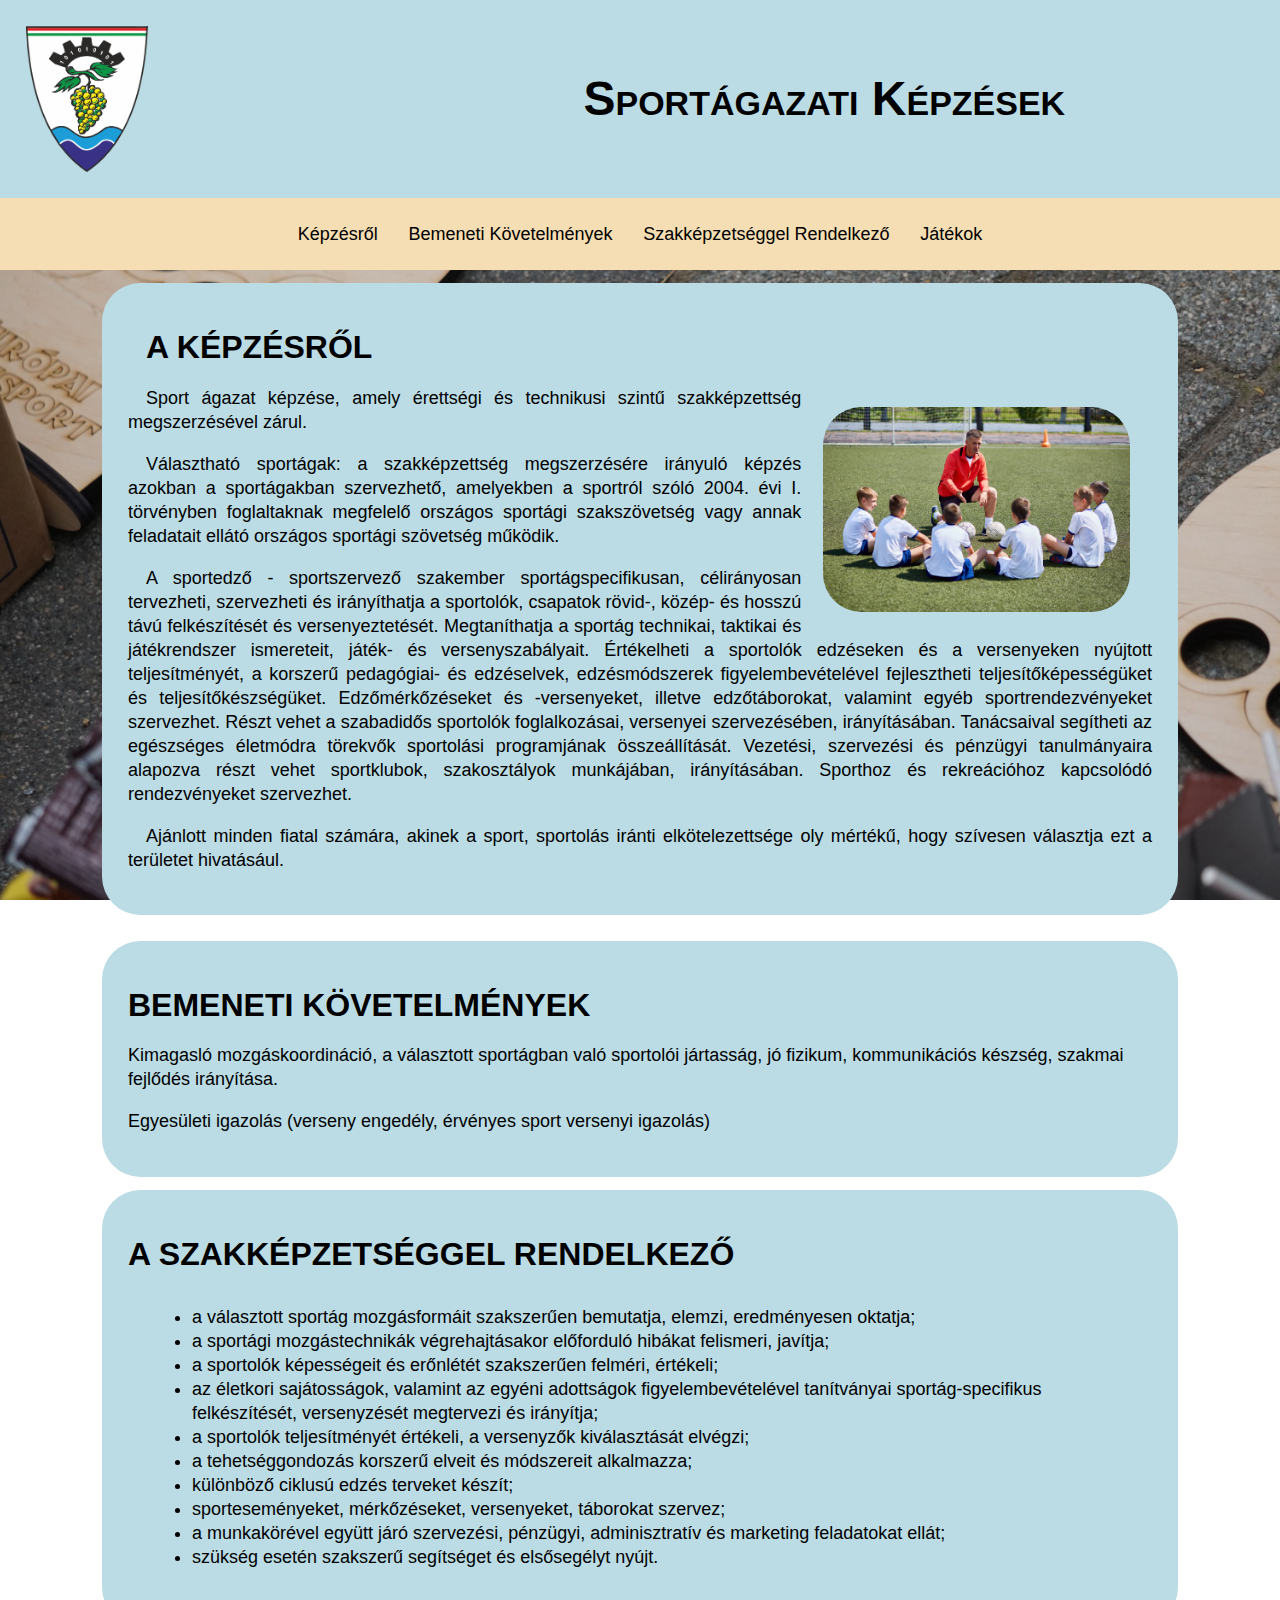
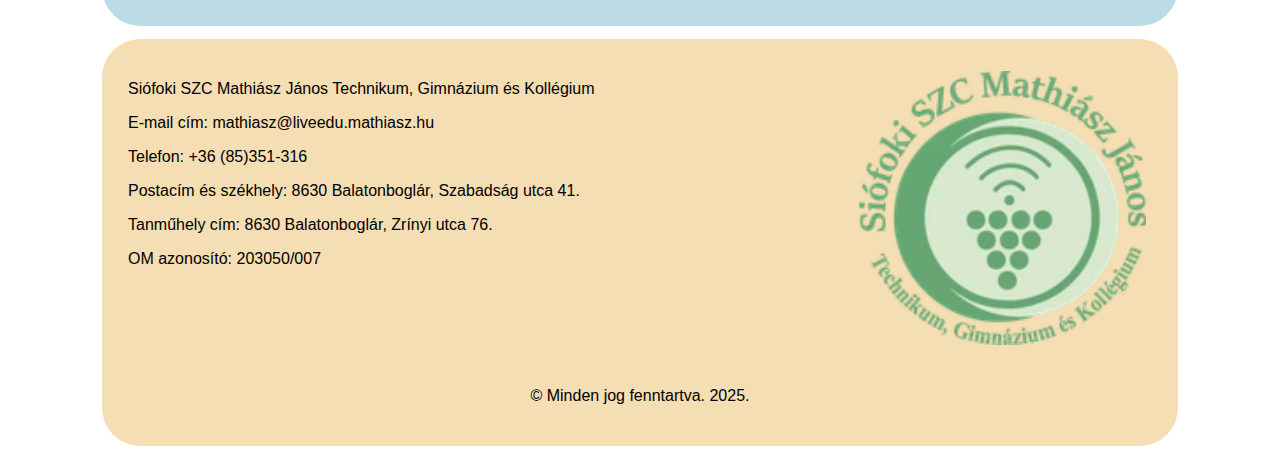
<file: HTML/index.html>
<!DOCTYPE html>
<html lang="hu">
  <head>
    <meta charset="UTF-8" />
    <meta http-equiv="X-UA-Compatible" content="IE=edge" />
    <meta name="viewport" content="width=device-width, initial-scale=1.0" />
    <link rel="stylesheet" href="../CSS/style.css" />
    <title>Mathiász Nap</title>
  </head>

  <body>
    <header>
      <img src="../kepek/headerlogo.png" alt="Régi logó" id="headerlogo" />
      <h1>Sportágazati Képzések</h1>
    </header>

    <main>
      <nav class="navbar">
        <ul class="nav-menu">
          <li><a href="#sportedzo">Képzésről</a></li>
          <li><a href="#kompetencia">Bemeneti Követelmények</a></li>
          <li><a href="#szakkepzetseg">Szakképzetséggel Rendelkező</a></li>
          <div class="dropdown">
            <button class="dropbtn">
              Játékok
              <i class="fa fa-caret-down"></i>
            </button>
            <div class="dropdown-content">
              <a href="memoria.html" target="_blank">Memória játék</a>
              <a href="parosito.html" target="_blank">Párosító</a>
            </div>
          </div>
        </ul>
      </nav>

      <section class="elsoSzekcio">
        <article id="sport">
          <h2 id="sportedzo">A képzésről</h2>
          <img
            src="../kepek/fooldalKep.jpg"
            alt="Sportedzői képzés"
            title="Sportedzői képzés"
            id="foci"
          />
          <p>
            Sport ágazat képzése, amely érettségi és technikusi szintű
            szakképzettség megszerzésével zárul.
          </p>

          <p>
            Választható sportágak: a szakképzettség megszerzésére irányuló
            képzés azokban a sportágakban szervezhető, amelyekben a sportról
            szóló 2004. évi I. törvényben foglaltaknak megfelelő országos
            sportági szakszövetség vagy annak feladatait ellátó országos
            sportági szövetség működik.
          </p>

          <p>
            A sportedző - sportszervező szakember sportágspeciﬁkusan,
            célirányosan tervezheti, szervezheti és irányíthatja a sportolók,
            csapatok rövid-, közép- és hosszú távú felkészítését és
            versenyeztetését. Megtaníthatja a sportág technikai, taktikai és
            játékrendszer ismereteit, játék- és versenyszabályait. Értékelheti a
            sportolók edzéseken és a versenyeken nyújtott teljesítményét, a
            korszerű pedagógiai- és edzéselvek, edzésmódszerek
            ﬁgyelembevételével fejlesztheti teljesítőképességüket és
            teljesítőkészségüket. Edzőmérkőzéseket és -versenyeket, illetve
            edzőtáborokat, valamint egyéb sportrendezvényeket szervezhet. Részt
            vehet a szabadidős sportolók foglalkozásai, versenyei szervezésében,
            irányításában. Tanácsaival segítheti az egészséges életmódra
            törekvők sportolási programjának összeállítását. Vezetési,
            szervezési és pénzügyi tanulmányaira alapozva részt vehet
            sportklubok, szakosztályok munkájában, irányításában. Sporthoz és
            rekreációhoz kapcsolódó rendezvényeket szervezhet.
          </p>

          <p>
            Ajánlott minden fiatal számára, akinek a sport, sportolás iránti
            elkötelezettsége oly mértékű, hogy szívesen választja ezt a
            területet hivatásául.
          </p>
        </article>
      </section>
      <!--https://www.youtube.com/watch?v=xWdkt6KSirw-->
      <article>
        <h2 id="kompetencia">Bemeneti követelmények</h2>
        <p>
          Kimagasló mozgáskoordináció, a választott sportágban való sportolói
          jártasság, jó ﬁzikum, kommunikációs készség, szakmai fejlődés
          irányítása.
        </p>
        <p>
          Egyesületi igazolás (verseny engedély, érvényes sport versenyi
          igazolás)
        </p>
      </article>

      <article>
        <h2 id="szakkepzetseg">A Szakképzetséggel Rendelkező</h2>
        <ul class="Szak">
          <li>
            a választott sportág mozgásformáit szakszerűen bemutatja, elemzi,
            eredményesen oktatja;
          </li>
          <li>
            a sportági mozgástechnikák végrehajtásakor előforduló hibákat
            felismeri, javítja;
          </li>
          <li>
            a sportolók képességeit és erőnlétét szakszerűen felméri, értékeli;
          </li>
          <li>
            az életkori sajátosságok, valamint az egyéni adottságok
            ﬁgyelembevételével tanítványai sportág-speciﬁkus felkészítését,
            versenyzését megtervezi és irányítja;
          </li>
          <li>
            a sportolók teljesítményét értékeli, a versenyzők kiválasztását
            elvégzi;
          </li>
          <li>a tehetséggondozás korszerű elveit és módszereit alkalmazza;</li>
          <li>különböző ciklusú edzés terveket készít;</li>
          <li>
            sporteseményeket, mérkőzéseket, versenyeket, táborokat szervez;
          </li>
          <li>
            a munkakörével együtt járó szervezési, pénzügyi, adminisztratív és
            marketing feladatokat ellát;
          </li>
          <li>szükség esetén szakszerű segítséget és elsősegélyt nyújt.</li>
        </ul>
      </article>
    </main>

    <!-- https://www.youtube.com/watch?v=xWdkt6KSirw MEMÓRIAJÁTÉK -->

    <footer>
      <img
        src="../kepek/mathiaszLOGO.webp"
        alt="Siófoki SZC Mathiász János Technikum, Gimnázium és Kollégium"
        title="Siófoki SZC Mathiász János Technikum, Gimnázium és Kollégium"
        id="logo"
      />

      <p>Siófoki SZC Mathiász János Technikum, Gimnázium és Kollégium</p>
      <p>E-mail cím: mathiasz@liveedu.mathiasz.hu</p>
      <p>Telefon: +36 (85)351-316</p>
      <p>Postacím és székhely: 8630 Balatonboglár, Szabadság utca 41.</p>
      <p>Tanműhely cím: 8630 Balatonboglár, Zrínyi utca 76.</p>
      <p>OM azonosító: 203050/007</p>
      <p id="copyright">&copy; Minden jog fenntartva. 2025.</p>
    </footer>
  </body>
</html>
</file>
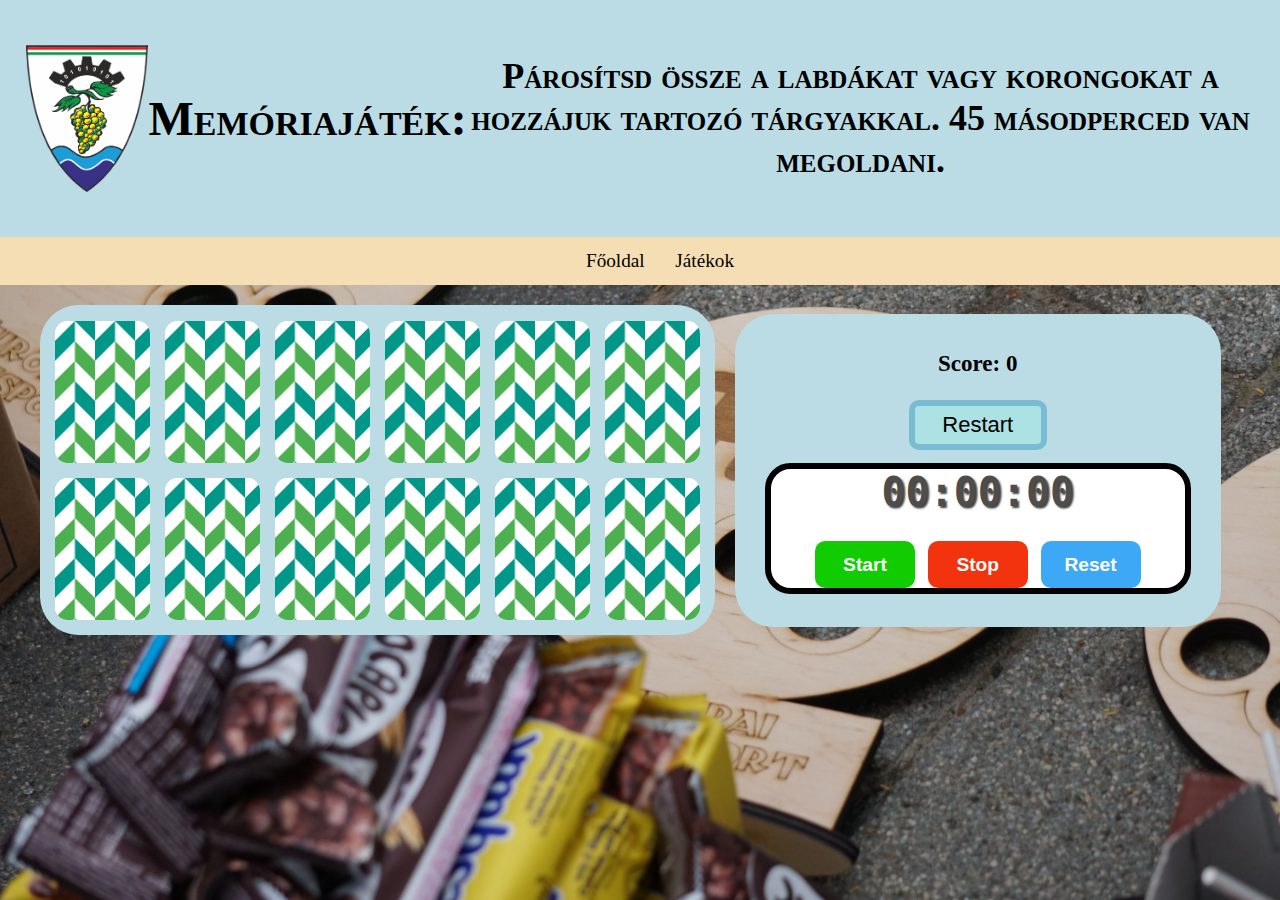
<file: memoria.html>
<!DOCTYPE html>
<html lang="hu">
  <head>
    <meta charset="UTF-8" />
    <meta name="viewport" content="width=device-width, initial-scale=1.0" />
    <title>Memóriajáték</title>
    <link rel="stylesheet" href="../CSS/stylemem.css" />
  </head>

  <body>
    <header>
      <img src="../kepek/headerlogo.png" alt="Régi logó" id="headerlogo" />
      <h1>Memóriajáték:</h1>
      <h2>
        Párosítsd össze a labdákat vagy korongokat a hozzájuk tartozó tárgyakkal. 45 másodperced van megoldani.
      </h2>
    </header>

    <main>
      <nav class="navbar">
        <ul class="nav-menu">
          <li><a href="index.html" target="_blank">Főoldal</a></li>
          <div class="dropdown">
            <button class="dropbtn">
              Játékok
              <i class="fa fa-caret-down"></i>
            </button>
            <div class="dropdown-content">
              <a href="parosito.html" target="_blank">Párosító</a>
            </div>
          </div>
        </ul>
      </nav>

      <article>
        <div class="grid-container"></div>

        <div class="actions">
          <p>Score: <span class="score"></span></p>
          <button type="button" onclick="restart()">Restart</button>
          <div id="container">
            <div id="display">00:00:00</div>
            <div id="controls">
              <button id="startBtn" onclick="start()" onclick="Reload()">
                Start
              </button>
              <button id="stopBtn" onclick="stop()">Stop</button>
              <button id="resetBtn" onclick="reset()">Reset</button>
            </div>
          </div>

          <article id="eredmeny"></article>
        </div>
      </article>
    </main>
    <script src="../JS_JSON/code.js"></script>
  </body>
</html>
</file>
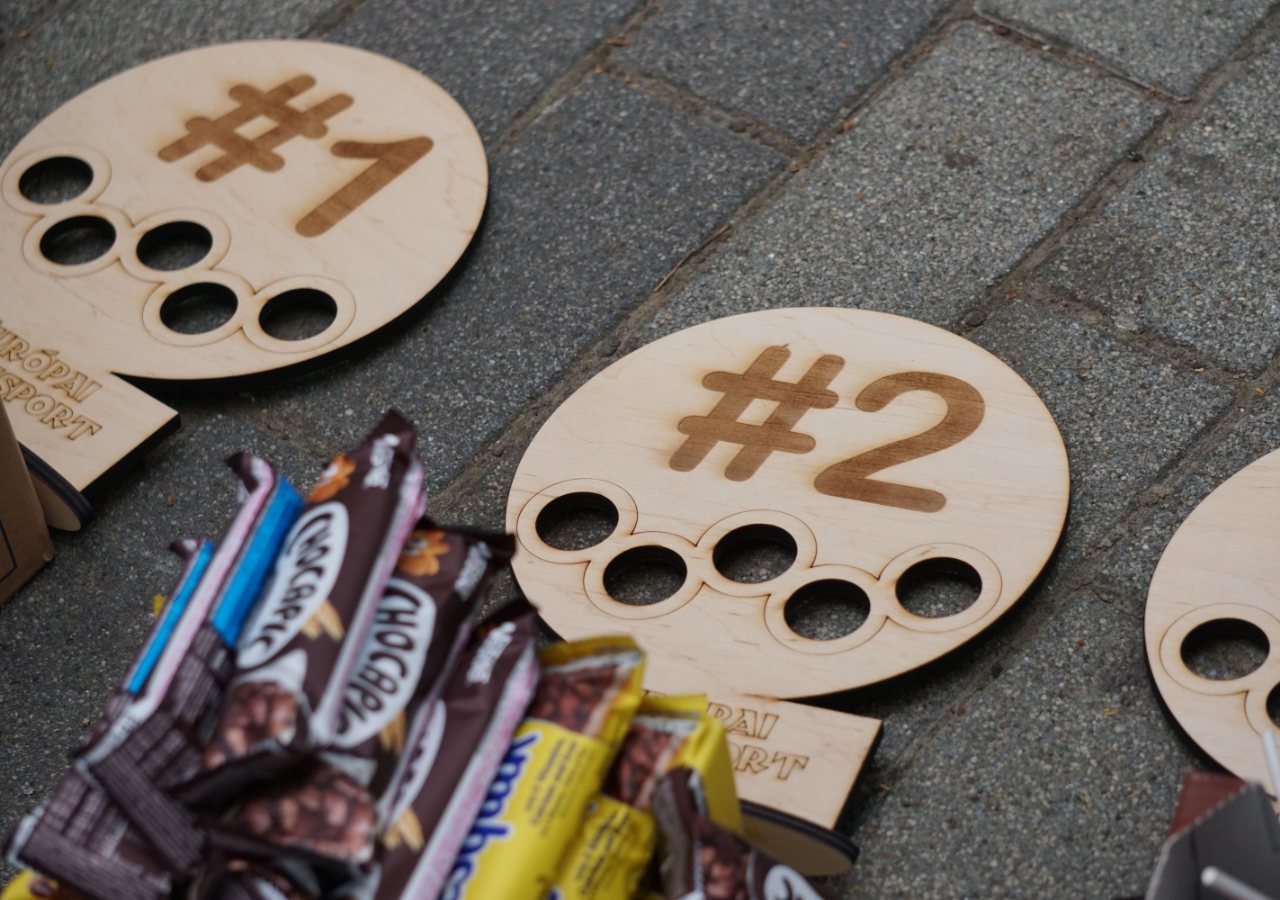
<file: parosito.html>
<!DOCTYPE html>
<html lang="hu">
<head>
    <meta charset="UTF-8">
    <meta name="viewport" content="width=device-width, initial-scale=1.0">
    <title>Párosítós játékok</title>
    <link rel="stylesheet" href="style.css">
</head>
<body>
    

    <script src="code.js"></script>
</body>
</html>
</file>
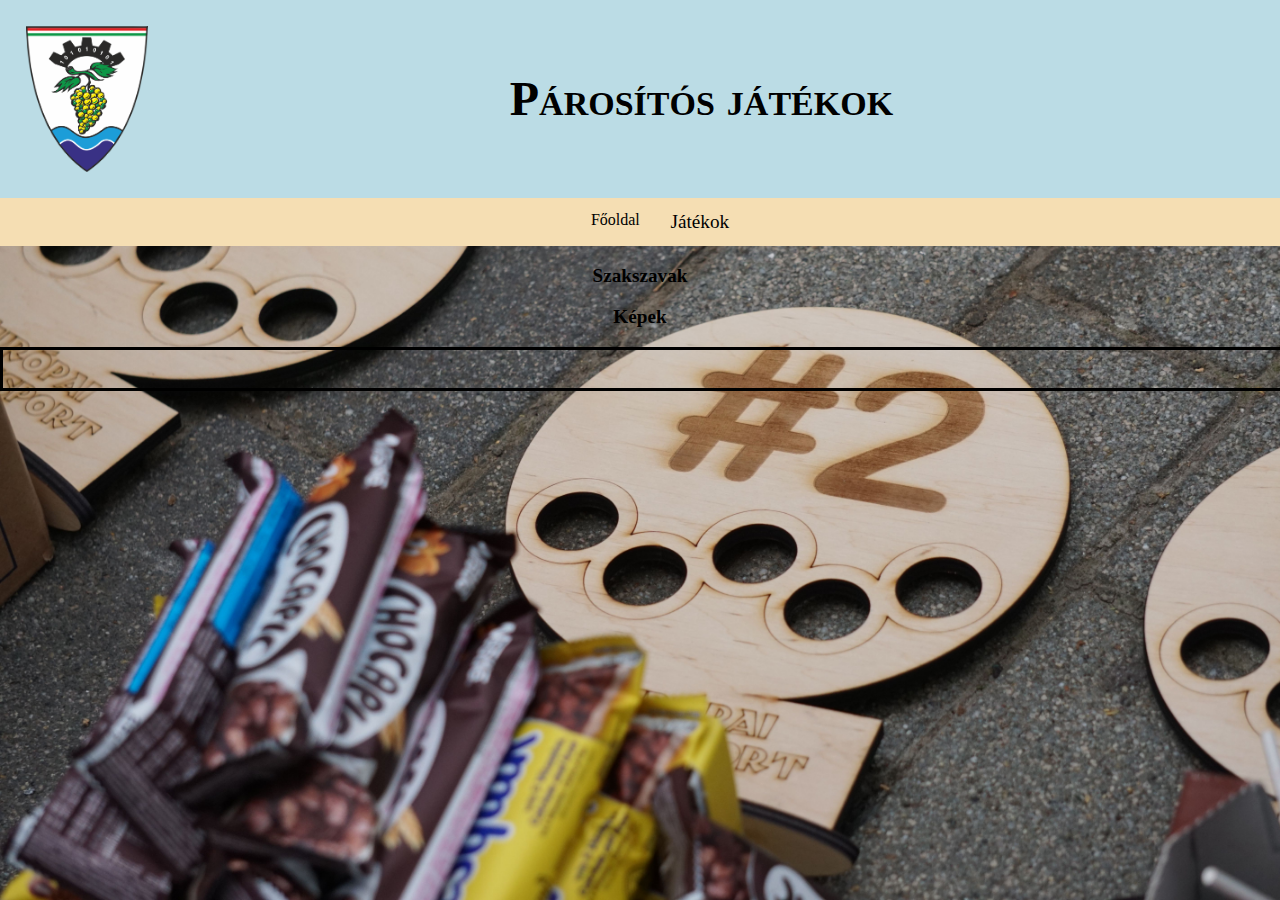
<file: HTML/parosito.html>
<!DOCTYPE html>
<html lang="hu">

<head>
  <meta charset="UTF-8" />
  <meta name="viewport" content="width=device-width, initial-scale=1.0" />
  <title>Párosítós játékok</title>
  <link rel="stylesheet" href="../CSS/styleMatch.css" />
</head>

<body>
  <header>
    <img src="../kepek/headerlogo.png" alt="Régi logó" id="headerlogo" />
    <h1>Párosítós játékok</h1>
  </header>
  <main>
    <nav class="navbar">
      <ul class="nav-menu">
        <li><a href="index.html" target="_blank">Főoldal</a></li>
        <div class="dropdown">
          <button class="dropbtn">Játékok
            <i class="fa fa-caret-down"></i>
          </button>
          <div class="dropdown-content">
            <a href="memoria.html" target="_blank">Memória Játék</a>
          </div>
        </div>
      </ul>
    </nav>

    <section>
      <article class="drag">
        <h3>Szakszavak</h3>
        <article class="dragZone"></article>
      </article>
      
      <article class="drop">
        <h3>Képek</h3>
        <article class="dropZone"></article>
      </article>
    </section>
  </main>

  <script src="../JS_JSON/matchCode.js""></script>
</body>

</html>
</file>
<file: CSS/style.css>
body {
  margin: 0;
  background-color: white;
  font-family: "Gill Sans", "Gill Sans MT", Calibri, "Trebuchet MS", sans-serif;
  background-image: url("../kepek/possible_hatter.jpg");
  background-attachment: fixed;
  background-size: cover;
}

header {
  background-color: #bbdce5;
  text-align: center;
  padding: 2vw;
  font-variant: small-caps;
  font-weight: bolder;
  font-size: clamp(1.2rem, 2vw, 24px);
  display: flex;
  align-items: center;
  justify-content: space-between;
}

#headerlogo {
  display: block;
  float: right;
  width: 10%;
  padding-right: 20%;
}
#foci {
  width: 30%;
  display: block;
  margin: 1.7vw;
  border-radius: 3vw;
  float: right;
}
#logo {
  width: 28%;
  display: block;
  margin: right;
  float: right;
  margin: 0.5vw;
  border-radius: 3vw;
}

h1 {
  text-align: center;
  font-weight: 700;
  font-size: clamp(2rem, 4vw, 48px);
  flex-grow: 1;
}

h2 {
  text-transform: uppercase;
  font-size: clamp(1.3rem, 2.5vw, 32px);
}

footer {
  margin: 1vw auto;
  width: 80%;
  background-color: wheat;
  padding: 0%;
  border-radius: 3vw;
  padding: 2vw;
  font-size: clamp(0.9rem, 1.5vw, 16px);
}

.footerSzoveg {
  padding: 5vh 0vh 0vh 20vh;
}

#copyright {
  padding-top: 8vw;
  text-align: center;
}

article {
  background-color: #bbdce5;
  padding: 1.2vw;
  border-radius: 3vw;
  width: 80%;
  margin: 1vw auto;
  padding: 2vw;
  font-size: clamp(1rem, 1.5vw, 18px);
  line-height: clamp(1.5rem, 2vw, 24px);
}

ul {
  padding: 1vw;
}

.Szak {
  margin-left: 4vw;
}

.elsoSzekcio {
  display: flex;
  justify-content: space-around;
}

.navbar {
  background-color: wheat;
  padding: 0;
  font-size: clamp(1rem, 1.5vw, 18px);
}

.nav-menu {
  margin: 0;
  list-style: none;
  display: flex;
  justify-content: center;
  flex-wrap: wrap;
}

.nav-menu li {
  position: relative;
}

.nav-menu a {
  display: block;
  color: black;
  padding: 1vw 1.2vw;
  text-decoration: none;
  transition: background 0.3s;
}

.nav-menu a:hover {
  background-color: rgb(211, 192, 156);
}

#sport {
  text-align: justify;
  text-indent: 1em;
}

.dropdown {
  overflow: hidden;
}

.dropdown .dropbtn {
  font-size: clamp(1rem, 1.5vw, 18px);
  border: none;
  outline: none;
  color: black;
  padding: 1vw 1.2vw;
  background-color: inherit;
  font-family: inherit;
  margin: 0;
}

.navbar a:hover,
.dropdown:hover .dropbtn {
  background-color: rgb(211, 192, 156);
}

.dropdown-content {
  display: none;
  position: absolute;
  background-color: wheat;
  box-shadow: 0px 8px 16px 0px rgba(0, 0, 0, 0.2);
  z-index: 1;
}

.dropdown-content a {
  float: none;
  color: black;
  padding: 1vw 1.2vw;
  text-decoration: none;
  display: block;
  text-align: left;
}

.dropdown-content a:hover {
  background-color: #ddd;
}

.dropdown:hover .dropdown-content {
  display: block;
}

@media screen and (max-width: 830px) {
  .footerSzoveg {
    padding: 0;
  }
}

@media screen and (max-width: 700px) {
  .nav-menu {
    flex-direction: column;
    align-items: stretch;
  }

  .nav-menu li,
  .dropdown {
    width: 100%;
    text-align: center;
  }

  .dropdown-content {
    position: static;
  }
}

@media screen and (max-width: 550px) {
  #foci {
    float: none;
    width: 95%;
    display: block;
    margin: auto;
  }

  footer {
    display: flex;
    flex-direction: column;
    align-items: center;
    text-align: center;
    padding: 2vh;
  }

  #logo {
    float: none;
    width: 50%;
    margin: 10px auto;
    order: -1;
  }
}

@media screen and (max-width: 501px) {
  header {
    display: flex;
    flex-direction: column;
    align-items: center;
    justify-content: center;
    padding-top: 2vw;
  }

  #headerlogo {
    float: none;
    padding-right: 0;
    width: 15%;
    order: -1;
    margin-bottom: 10px;
  }

  h1 {
    padding-left: 0;
    text-align: center;
  }
}

@media screen and (max-width: 325px) {
  h2 {
    font-size: 1rem;
  }
}
</file>
<file: CSS/stylemem.css>
body {
  margin: 0%;
  min-height: 100vh;
  min-width: 100vw;
  background-image: url("../kepek/possible_hatter.jpg");
  background-attachment: fixed;
  background-size: cover;
  color: black;
}

header {
  background-color: #bbdce5;
  text-align: center;
  padding: 2vw;
  font-variant: small-caps;
  font-weight: bolder;
  font-size: clamp(1rem, 2vw, 24px);
  display: flex;
  align-items: center;
  justify-content: space-between;
}
article {
  display: flex;
  justify-content: center;
  align-items: center; 
  margin: 10px auto;
  max-width: 1200px;
}
#headerlogo {
  display: block;
  float: none;
  width: 10%;
  padding-right: 0%;
}

h1 {
  text-align: center;
  font-weight: 700;
  font-size: clamp(2rem, 4vw, 48px);
  flex-grow: 1;
}

p {
  text-align: center;
  font-size: clamp(1.2rem, 1.8vw, 24px);
  font-weight: bold;
}

.actions {
  margin: 1.5vw;
  background-color: #bbdce5;
  padding: 1vw;
  border-radius: 3vw;
  width: 50%;
  align-self: flex-start;
}

button {
  display: block;
  margin: 1vw auto;
  background-color: rgb(173, 226, 228);
  border: rgb(122, 187, 212) solid 6px;
  border-radius: 10px;
  padding: 0.5vw;
  font-size: clamp(1.1rem, 1.8vw, 22px);
  width: 30%;
  max-width: 250px;
}

.grid-container {
  display: grid;
  justify-content: center;
  grid-gap: 1.2vw;
  grid-template-columns: repeat(6, 1fr);
  grid-template-rows: auto;
  margin: 0;
  background-color: #bbdce5;
  padding: 1.2vw;
  border-radius: 3vw;
  width: 70%;
  max-width: 800px;
}

.card {
  height: auto;
  width: 100%;
  padding-bottom: 150%;
  border-radius: 1vw;
  background-color: white;
  position: relative;
  transform-style: preserve-3d;
  transition: all 0.5s ease-in-out;
}

.front-image {
  width: 80%;
  height: 80%;
  object-fit: contain;
}

.card.flipped {
  transform: rotateY(180deg);
}

.front,
.back {
  backface-visibility: hidden;
  position: absolute;
  border-radius: 1vw;
  top: 0;
  left: 0;
  height: 100%;
  width: 100%;
}

.card .front {
  position: absolute;
  top: 0;
  left: 0;
  height: 100%;
  width: 100%;
  display: flex;
  justify-content: center;
  align-items: center;
  transform: rotateY(180deg);
}

.card .back {
  background-image: url("data:image/svg+xml,%3Csvg id='patternId' width='100%25' height='100%25' xmlns='http://www.w3.org/2000/svg'%3E%3Cdefs%3E%3Cpattern id='a' patternUnits='userSpaceOnUse' width='20' height='40' patternTransform='scale(2)%20rotate(0)'%3E%3Crect x='0' y='0' width='100%25' height='100%25' fill='%23ffffffff'/%3E%3Cpath d='M10-10V0l10%2010V0L10-10zm0%2010L0%2010v10l10-10V0zm0%2030v10l10%2010V40L10%2030z' stroke-width='1' stroke='none' fill='%23009688ff'/%3E%3Cpath d='M10%2010l10%2010v10L10%2020zm0%2010L0%2030v10l10-10z' stroke-width='1' stroke='none' fill='%234caf50ff'/%3E%3C/pattern%3E%3C/defs%3E%3Crect width='800%25' height='800%25' transform='translate(0,0)' fill='url(%23a)'/%3E%3C/svg%3E");
  background-position: center center;
  background-size: cover;
  backface-visibility: hidden;
}

.navbar {
  background-color: wheat;
  padding: 0;
  font-size: clamp(1rem, 1.5vw, 20px);
}

.nav-menu {
  margin: 0;
  list-style: none;
  display: flex;
  justify-content: center;
}

.nav-menu li {
  position: relative;
}

.nav-menu a {
  display: block;
  color: black;
  padding: 1vw 1.2vw;
  text-decoration: none;
  transition: background 0.3s;
}

.nav-menu a:hover {
  background-color: rgb(211, 192, 156);
}

.dropdown {
  overflow: hidden;
}

.dropdown .dropbtn {
  font-size: clamp(1rem, 1.5vw, 20px);
  border: none;
  outline: none;
  color: black;
  padding: 1vw 1.2vw;
  background-color: inherit;
  font-family: inherit;
  margin: 0;
  display: block;
  width: 100%;
  border-radius: 0;
}

.navbar a:hover,
.dropdown:hover .dropbtn {
  background-color: rgb(211, 192, 156);
}

.dropdown-content {
  display: none;
  position: absolute;
  background-color: wheat;
  box-shadow: 0px 8px 16px 0px rgba(0, 0, 0, 0.2);
  z-index: 1;
}

.dropdown-content a {
  float: none;
  color: black;
  padding: 1vw 1.2vw;
  text-decoration: none;
  display: block;
  text-align: left;
}

.dropdown-content a:hover {
  background-color: #ddd;
}

.dropdown:hover .dropdown-content {
  display: block;
}

#myH1 {
  font-size: 4rem;
  font-family: "Arial", sans-serif;
  color: hsl(0, 0%, 25%);
}
#container {
  display: block;
  margin: auto;
  width: 90%;
  max-width: 450px;
  text-align: center;
  border: 0.5vw solid black;
  border-radius: 2vw;
  background-color: white;
}
#display {
  font-size: clamp(2rem, 5vw, 2.5rem);
  font-family: monospace;
  font-weight: bold;
  color: hsl(0, 0%, 30%);
  text-shadow: 2px 2px 2px hsla(0, 0%, 0%, 0.75);
  margin-bottom: 2vw;
}

#controls {
  display: flex;
  justify-content: center;
  gap: 1vw;
  width: 100%;
}

#controls button {
  display: block;
  text-align: center;
  font-size: clamp(1rem, 1.5vw, 1.5rem);
  font-weight: bold;
  padding: 1vw;
  flex: 1;
  max-width: 100px;
  margin: 0;
  border: none;
  border-radius: 10px;
  cursor: pointer;
  color: white;
  transition: background-color 0.5s ease;
}
#startBtn {
  background-color: hsl(115, 100%, 40%);
  width: 30%;
}
#startBtn:hover {
  background-color: hsl(115, 100%, 30%);
}
#stopBtn {
  background-color: hsl(10, 90%, 50%);
  width: 30%;
}
#stopBtn:hover {
  background-color: hsl(10, 90%, 40%);
}
#resetBtn {
  background-color: hsl(205, 90%, 60%);
  width: 30%;
}
#resetBtn:hover {
  background-color: hsl(205, 90%, 50%);
}

#startBtn,
#stopBtn,
#resetBtn {
  width: auto;
}

#eredmeny {
  color: red;
  font-weight: bolder;
  text-align: center;
  font-size: 2rem;
}

@media screen and (max-width: 1050px) {
  .grid-container {
    grid-template-columns: repeat(5, 1fr);
  }
}

@media screen and (max-width: 970px) {
  #display {
    font-size: clamp(2rem, 2vw, 2rem);
  }

  .actions button {
    width: 60%;
  }
}

@media screen and (max-width: 850px) {
  .grid-container {
    grid-template-columns: repeat(4, 1fr);
    width: 80%;
  }
}

@media screen and (max-width: 710px) {
  #controls button {
    font-size: clamp(0.8rem, 1.2vw, 1.2rem);
    padding: 0.5vw 0.5vw;
  }

  #display {
    font-size: clamp(1.6rem, 2vw, 2rem);
  }
}

@media screen and (max-width: 650px) {
  .grid-container {
    grid-template-columns: repeat(3, 1fr);
    width: 90%;
  }
  
  .actions {
      width: 40%;
  }
}

@media screen and (max-width: 550px) {
  #container {
    max-width: 90%;
  }

  #controls {
    flex-direction: column;
    gap: 0.5rem;
  }

  #controls button {
    width: 80%;
    max-width: none;
    margin: 0.2rem auto;
  }

  #display {
    font-size: clamp(1.2rem, 2vw, 2rem);
  }

  .actions button {
    width: 90%;
    max-width: none;
    padding: 1vw;
  }

  #controls button {
    width: 80%;
    max-width: none;
    margin: 0.2rem auto;
  }
}

@media screen and (max-width: 501px) {
  header {
    display: flex;
    flex-direction: column;
    align-items: center;
    justify-content: center;
    padding-top: 2vw;
  }

  #headerlogo {
    float: none;
    padding-right: 0;
    width: 15%;
    order: -1;
    margin-bottom: 10px;
  }

  h1 {
    padding-left: 0;
    text-align: center;
  }
}

@media screen and (max-width: 430px) {
  #display {
    font-size: clamp(0.9rem, 2vw, 2rem);
  }

  article {
    flex-direction: column;
    align-items: center;
  }

  article .grid-container,
  article .actions {
    width: 95%;
    max-width: none;
    margin: 5px auto;
  }

  .grid-container {
    grid-template-columns: repeat(2, 1fr);
    width: 95%; 
    grid-gap: 10px;
    padding: 10px;
  }

  .actions {
      width: 95%;
  }
}
</file>
<file: style.css>
body {
    margin: 0;
    background-color:white;
    font-family: 'Gill Sans', 'Gill Sans MT', Calibri, 'Trebuchet MS', sans-serif;
    background-image: url(kepek/possible_hatter.jpg);
    background-repeat: no-repeat;
    background-attachment: fixed;
    background-size: cover;
}



header {
    background-color: #BBDCE5;
    text-align: center;
    padding: 2vw;
    font-variant: small-caps;
    font-weight: bolder;
    font-size: 2vw;
}

#headerlogo{
    display: block;
    float: right;
    width: 10%;
    padding-right: 20%;
}
#foci{
        width: 30%;
    display: block;
    margin: right;
    float: right;
    margin: 0.5vw;
    border-radius: 3vw;
}
#logo{
    width: 30%;
    display: block;
    margin: right;
    float: right;
    margin: 0.5vw;
    border-radius: 3vw;
}
h1{
    padding-left: 20%;
}

h2 {
    text-transform: uppercase;
}

#lab{
       list-style-type: none;
}
footer{
    margin: 1vw auto;
    width: 80%;
    background-color: wheat;
    text-align: center;
    border-radius: 3vw;
    padding: 2vw; 
    font-size: 1.5vw;
}
#logo{
    display: block;
    margin: auto;
    width: 15%;
}

article{
    background-color: #BBDCE5;
    padding: 1.2vw;
    border-radius: 3vw;
    width: 80%;
    margin: 1vw auto;
    padding: 2vw;
    font-size: 1.5vw;
    line-height: 2vw;
}

ul {
    padding: 2vw;
}

.elsoSzekcio {
    display: flex;
    justify-content: space-around;
}

  
.navbar {
    background-color:wheat;
    padding:  0;
    font-size: 1.5vw;
  }
  
.nav-menu {
    margin: 0;
    list-style: none;
    display: flex;
    justify-content: center;
  }
  
.nav-menu li {
    position: relative;
}
  
.nav-menu a {
    display: block;
    color: black;
    padding: 1vw 1.2vw;
    text-decoration: none;
    transition: background 0.3s;
}
  
.nav-menu a:hover {
    background-color: rgb(211, 192, 156);
  }
  
#sport{
    text-align: justify;
}

.dropdown {
  float: left;
  overflow: hidden;
}

.dropdown .dropbtn {
  font-size: 1.5vw;  
  border: none;
  outline: none;
  color: black;
  padding: 1vw 1.2vw;
  background-color: inherit;
  font-family: inherit;
  margin: 0;
}

.navbar a:hover, .dropdown:hover .dropbtn {
  background-color: rgb(211, 192, 156);
}

.dropdown-content {
  display: none;
  position: absolute;
  background-color:wheat;
  box-shadow: 0px 8px 16px 0px rgba(0,0,0,0.2);
  z-index: 1;
}

.dropdown-content a {
  float: none;
  color: black;
  padding: 1vw 1.2vw;
  text-decoration: none;
  display: block;
  text-align: left;
}

.dropdown-content a:hover {
  background-color: #ddd;
}

.dropdown:hover .dropdown-content {
  display: block;
}
</file>
<file: CSS/styleMatch.css>
body {
  margin: 0%;
  min-height: 100vh;
  background-image: url('../kepek/possible_hatter.jpg');
  background-attachment: fixed;
  background-size: cover;
  color: black;
}

header {
  background-color: #BBDCE5;
  text-align: center;
  padding: 2vw;
  font-variant: small-caps;
  font-weight: bolder;
  font-size: clamp(1.2rem, 2vw, 28px);
  display: flex;
  align-items: center;
  justify-content: space-between;
}

#headerlogo{
    display: block;
    float: none;
    width: 10%;
    padding-right: 0;
}

h1 {
  text-align: center;
  font-weight: 700;
  font-size: clamp(2rem, 4vw, 48px);
  flex-grow: 1;
}

h3 {
  font-size: clamp(18px, 1.5vw, 22px);
  text-align: center;
}

.navbar {
  background-color: wheat;
  padding: 0;
}

.nav-menu {
  margin: 0;
  list-style: none;
  display: flex;
  justify-content: center;
}

.nav-menu li {
  position: relative;
}

.nav-menu a {
  display: block;
  color: black;
  padding: 1vw 1.2vw;
  text-decoration: none;
  transition: background 0.3s;
}

.nav-menu a:hover {
  background-color: rgb(211, 192, 156);
}

.dropdown {
  overflow: hidden;
}

.dropdown .dropbtn {
  font-size: clamp(1rem, 1.5vw, 20px);
  border: none;
  outline: none;
  color: black;
  padding: 1vw 1.2vw;
  background-color: inherit;
  font-family: inherit;
  margin: 0;
}

.navbar a:hover,
.dropdown:hover .dropbtn {
  background-color: rgb(211, 192, 156);
}

.dropdown-content {
  display: none;
  position: absolute;
  background-color: wheat;
  box-shadow: 0px 8px 16px 0px rgba(0, 0, 0, 0.2);
  z-index: 1;
}

.dropdown-content a {
  float: none;
  color: black;
  padding: 1vw 1.2vw;
  text-decoration: none;
  display: block;
  text-align: left;
}

.dropdown-content a:hover {
  background-color: #ddd;
}

.dropdown:hover .dropdown-content {
  display: block;
}

.szekciok {
    width: 90%;
    height: auto;
    margin: 1vw auto;
    font-size: 1.5vw;
    display: flex;
    gap: 1vw;
}

.szekciok article {
  background-color: #BBDCE5;
  padding: 1vw;
  border-radius: 3vw;
}

#szavak {
  width: 70%;
  margin: auto;
}

.dragZoneSzavak, .dragZoneKepek {
  border: 3px solid black;
  display: flex;
  flex-wrap: wrap;
  align-content: center;
  gap: 10px;
}

.dragZoneSzavak {
  padding: 10px;
  height: auto;
}

.dragZoneKepek img {
  height: 100%;
  width: 100%;
  object-fit: contain;
  padding: 0;
  background-color: transparent;
  margin: 0;
}

.dropZone {
  border: 3px black solid;
  height: auto;
  min-height: 3vw;
  width: 100%;
  margin-top: 0.5vw;
  display: flex;
  justify-content: center;
  align-items: center;
  font-size: 1.2vw;
}

.dragZoneKepek {
  border: 3px solid black;
  display: flex;
  flex-wrap: wrap;
  align-content: flex-start;
  justify-content: space-evenly;
  gap: 1.5vw; 
  padding: 1.5vw;
  margin-top: 2vw;
}

.dragElement {
  margin: 0.4rem 0.6rem;
  background-color: rgb(145, 203, 216);
  padding: 0.6rem;
  align-self: flex-start;
  font-size: clamp(18px, 1.5vw, 22px);
}

p {
  margin: 0;
}

.elemek {
  display: flex;
  flex-direction: column;
  align-items: center;
  width: 12vw; 
  min-width: 120px;
  max-width: 180px;
  margin: 0.5vw;
}

.dropZone .dragElement {
  margin: 0; 
  padding: 0.5vw 0.2vw;
  width: 100%; 
  text-align: center;
  font-size: 1vw;
}

.image-container {
    width: 100%;
    height: 12vw;
    min-height: 120px;
    max-height: 180px;
    background-color: rgb(145, 203, 216);
    padding: 0.5vw;
    display: flex;
    justify-content: center;
    align-items: center;
}

#eredmeny {
  color: red;
  font-weight: bolder;
  text-align: center;
  font-size: 2rem;
}

@media screen and (max-width: 768px) {
    .elemek {
        width: 25vw;
    }
    .dragZoneKepek {
        justify-content: center;
    }
}

@media screen and (max-width: 570px) {
  .szekciok {
    flex-direction: column;
  }

  .szekciok #szavak, .szekciok #kepek {
    width: 98%;
    margin: auto;
  }
}

@media screen and (max-width: 501px) {
    header {
        display: flex;
        flex-direction: column; 
        align-items: center;
        justify-content: center;
        padding-top: 2vw;
    }

    #headerlogo {
        float: none;
        padding-right: 0;
        width: 15%;
        order: -1;
        margin-bottom: 10px;
    }

    h1 {
        padding-left: 0;
        text-align: center;
    }

    .dropZone {
      min-height: 5vw;
    }
}
</file>
